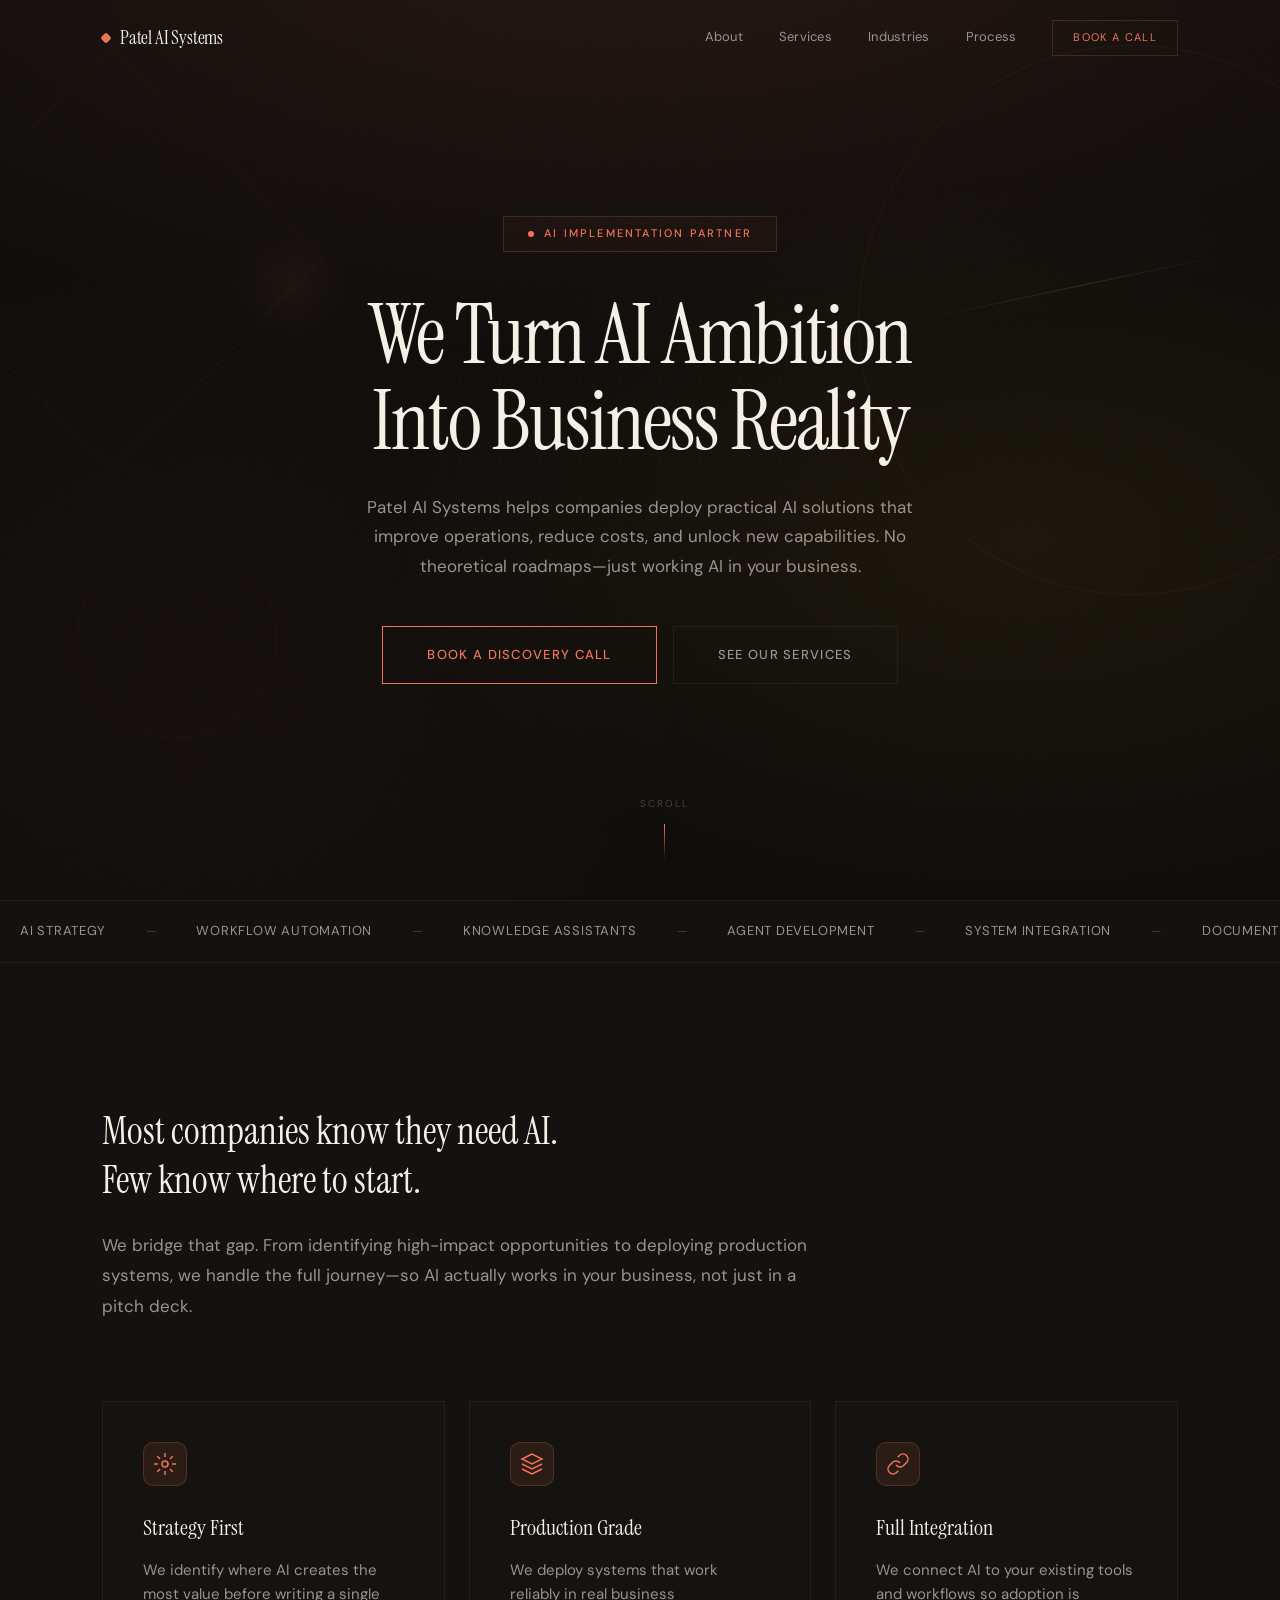
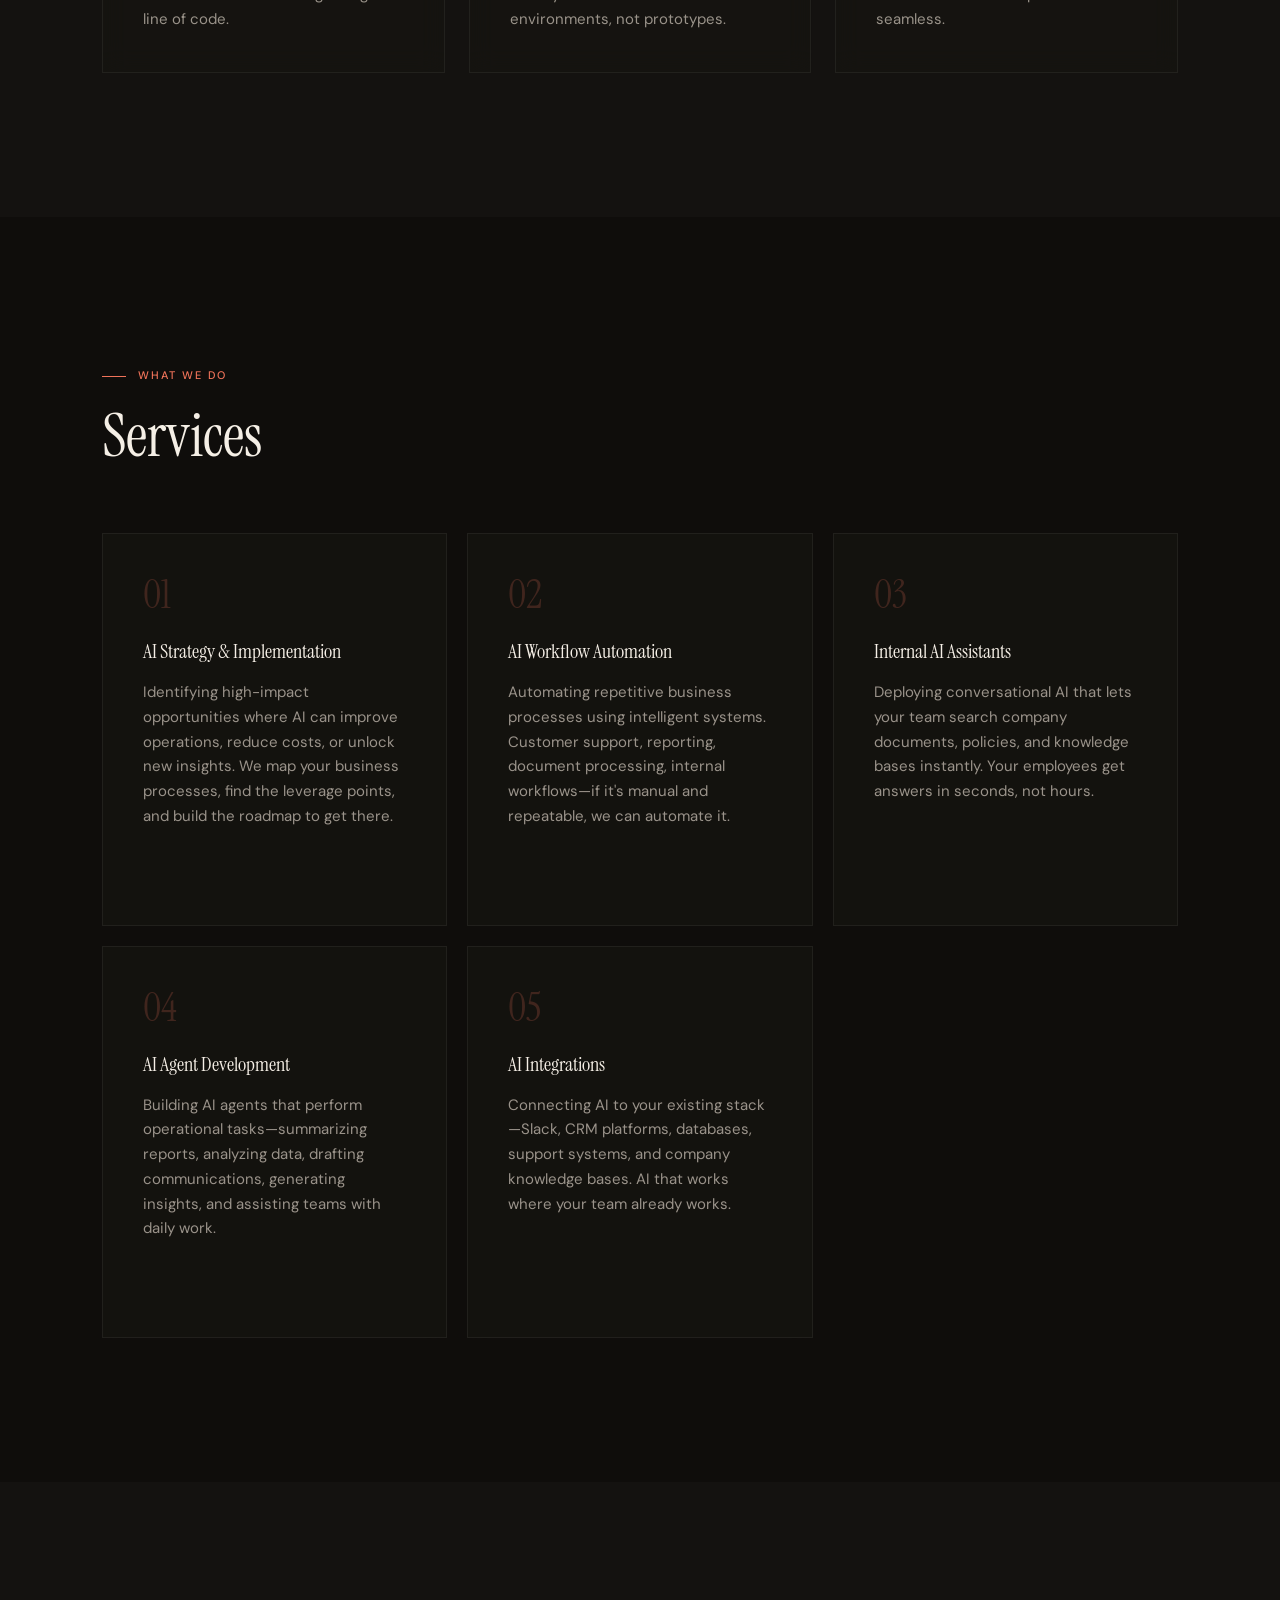
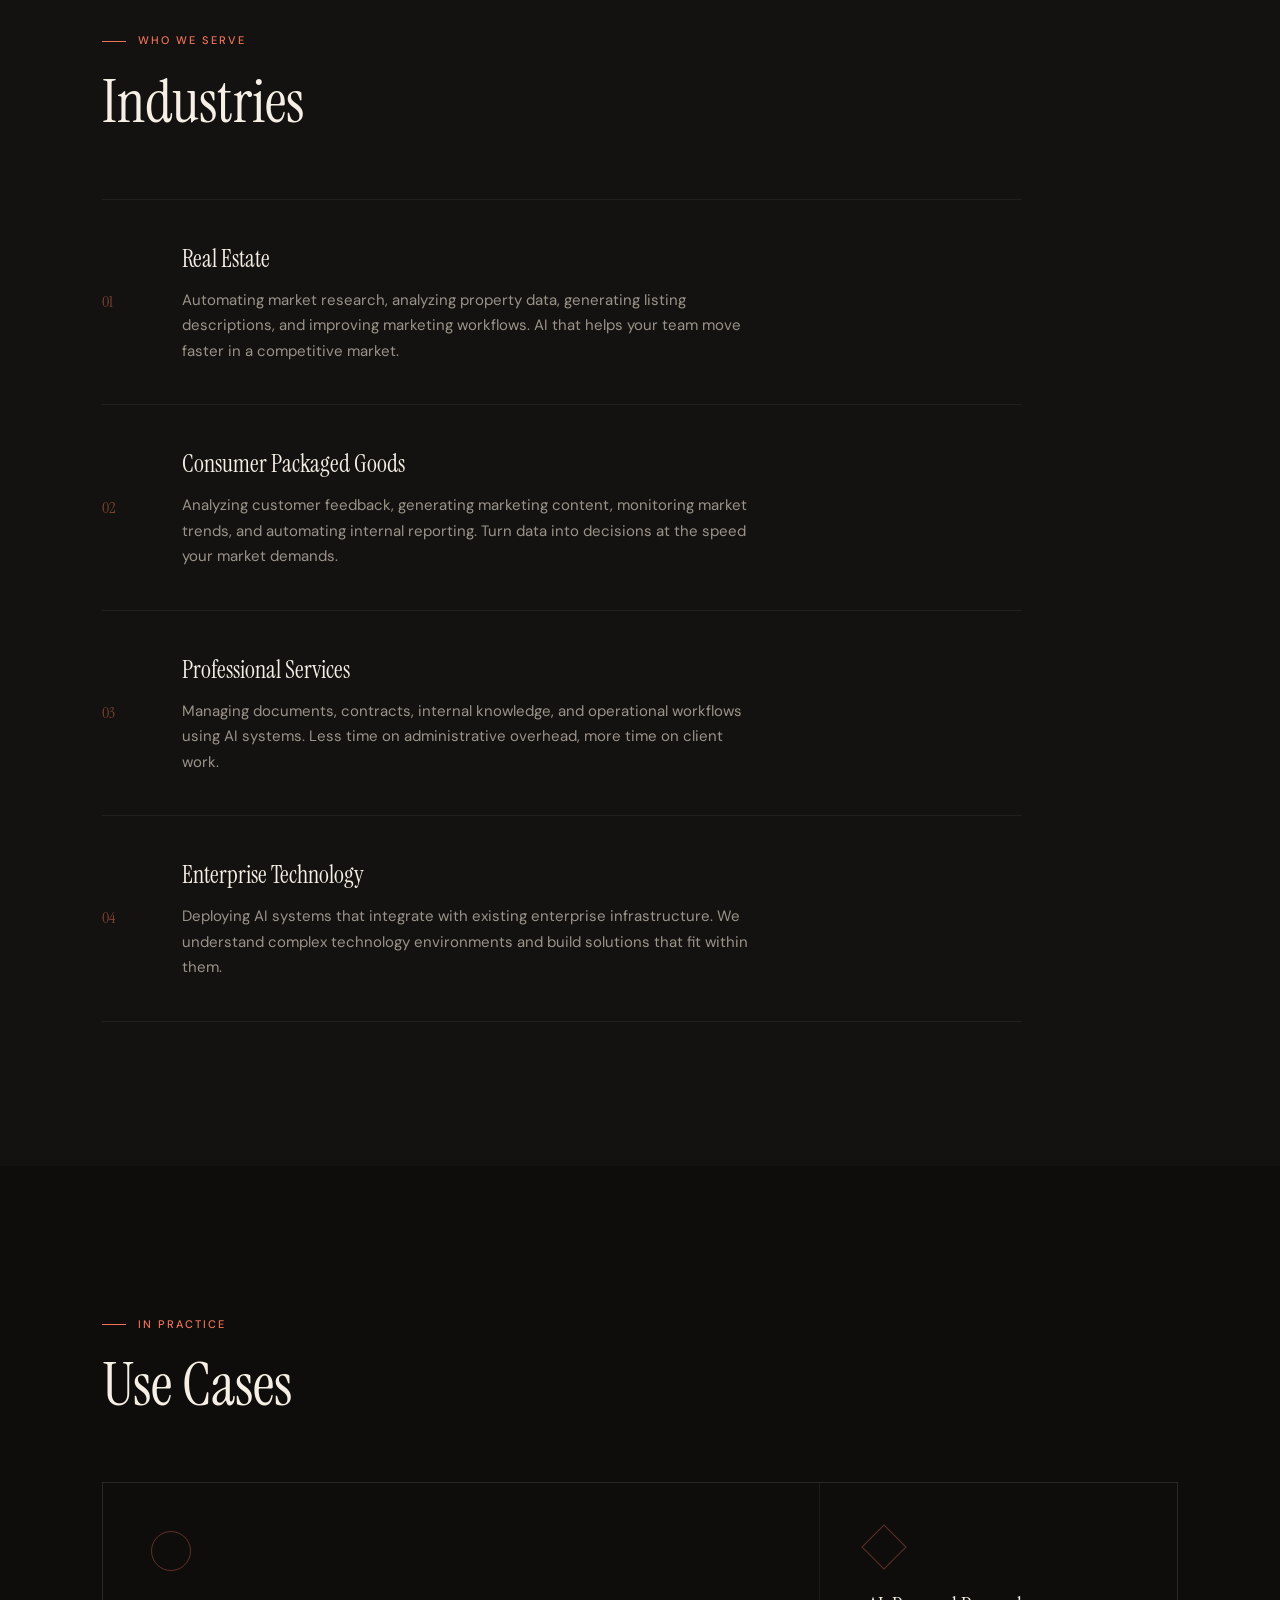
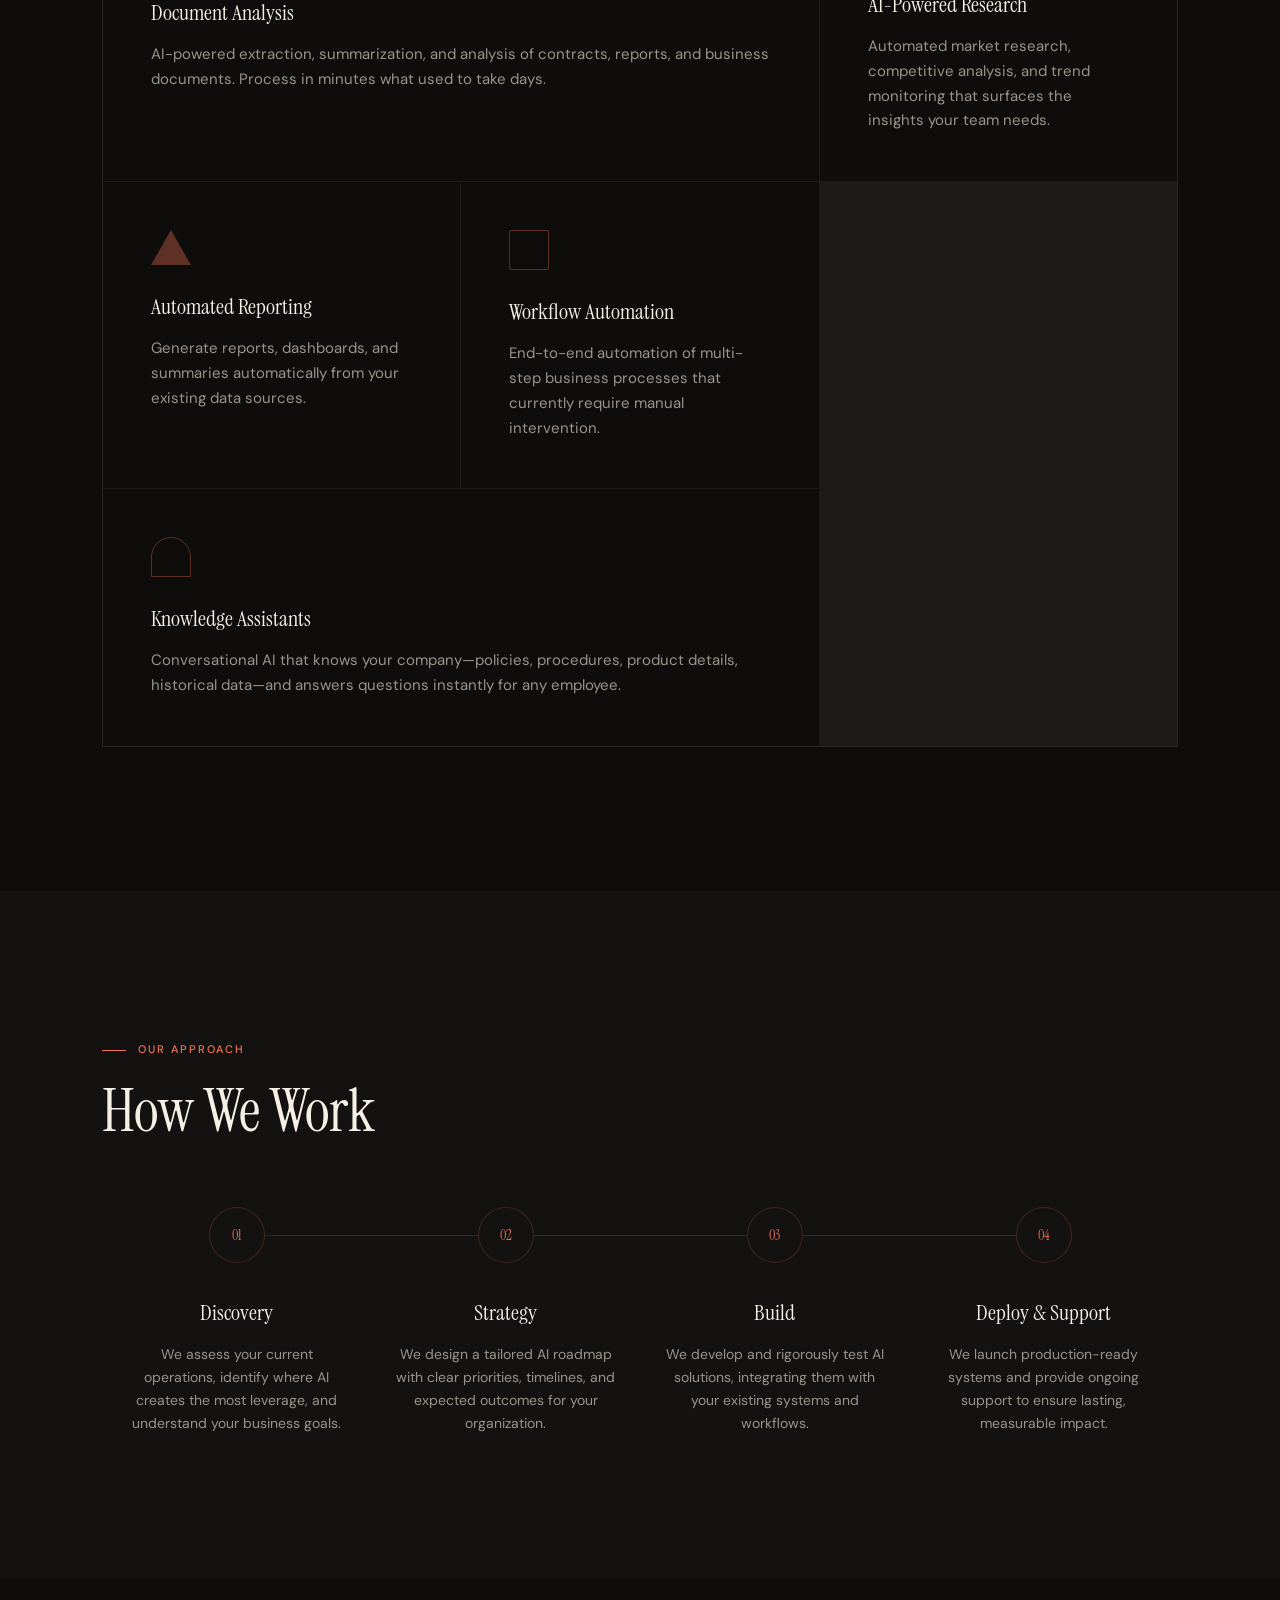
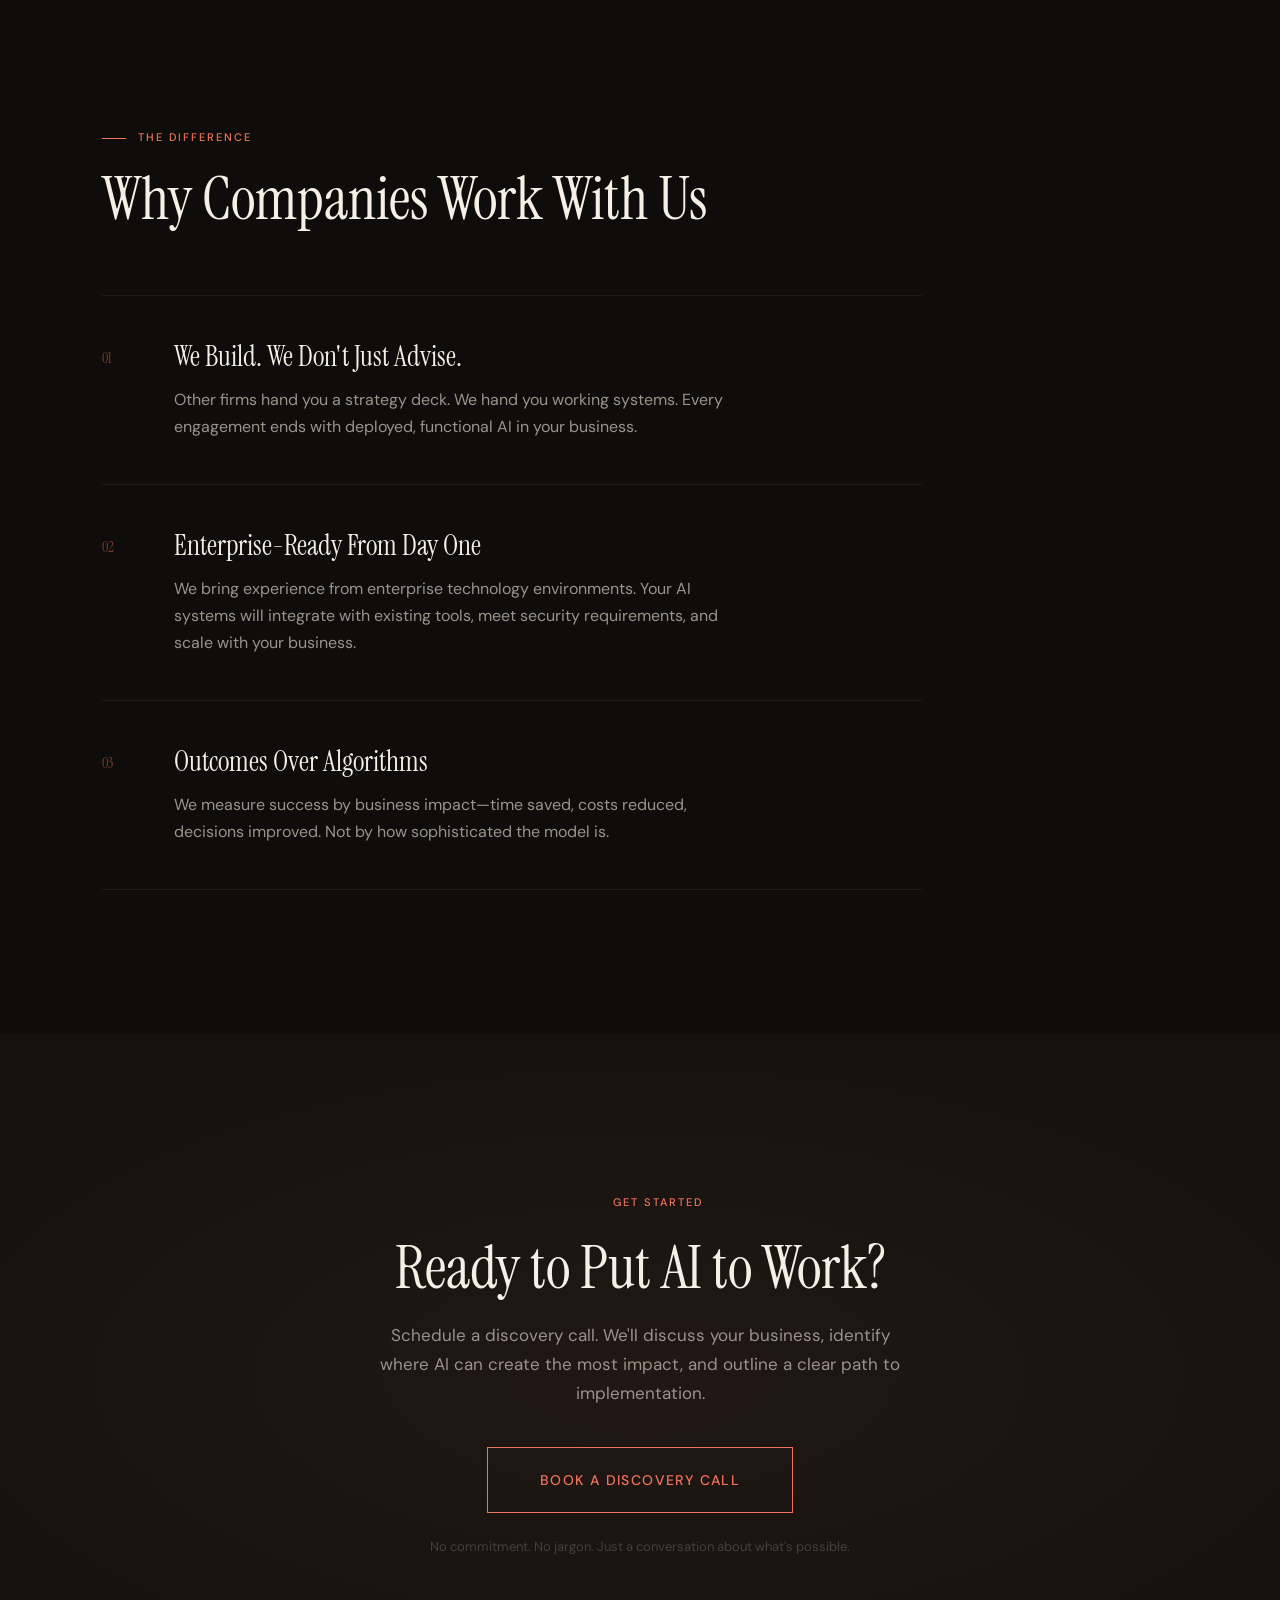
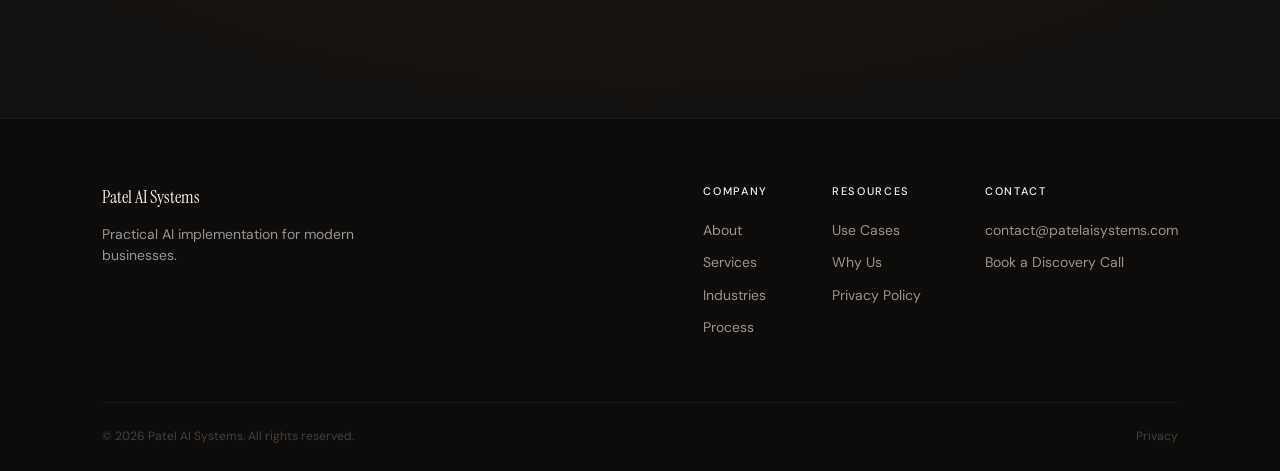
<file: index.html>
<!DOCTYPE html>
<html lang="en">
<head>
  <meta charset="UTF-8">
  <meta name="viewport" content="width=device-width, initial-scale=1.0">
  <title>Patel AI Systems — AI Implementation Partner</title>
  <meta name="description" content="Patel AI Systems helps companies deploy practical AI solutions that improve operations, reduce costs, and unlock new capabilities.">
  <meta name="theme-color" content="#0f0d0b">
  <link rel="preconnect" href="https://fonts.googleapis.com">
  <link rel="preconnect" href="https://fonts.gstatic.com" crossorigin>
  <link href="https://fonts.googleapis.com/css2?family=Instrument+Serif:ital@0;1&family=DM+Sans:ital,opsz,wght@0,9..40,300;0,9..40,400;0,9..40,500;0,9..40,600;1,9..40,300;1,9..40,400&display=swap" rel="stylesheet">
  <link rel="stylesheet" href="style.css">
</head>
<body>

  <!-- Grain overlay -->
  <div class="grain" aria-hidden="true"></div>

  <!-- Cursor glow -->
  <div class="cursor-glow" aria-hidden="true"></div>

  <!-- Navigation -->
  <nav class="nav">
    <div class="nav-container">
      <a href="index.html" class="nav-logo">
        <span class="nav-logo-mark"></span>
        Patel AI Systems
      </a>
      <div class="nav-links">
        <a href="#about">About</a>
        <a href="#services">Services</a>
        <a href="#industries">Industries</a>
        <a href="#process">Process</a>
        <a href="#contact" class="nav-cta">Book a Call</a>
      </div>
      <button class="nav-toggle" aria-label="Toggle navigation">
        <span></span>
        <span></span>
      </button>
    </div>
  </nav>

  <!-- Hero -->
  <section class="hero">
    <div class="hero-grid-bg" aria-hidden="true"></div>
    <div class="hero-decorations" aria-hidden="true">
      <div class="hero-deco hero-deco-circle"></div>
      <div class="hero-deco hero-deco-diamond"></div>
      <div class="hero-deco hero-deco-line"></div>
      <div class="hero-deco hero-deco-ring"></div>
      <div class="hero-deco hero-deco-orb"></div>
    </div>
    <div class="hero-content">
      <span class="hero-badge">
        <span class="hero-badge-dot"></span>
        AI Implementation Partner
      </span>
      <h1>We Turn AI Ambition<br>Into Business Reality</h1>
      <p class="hero-sub">Patel AI Systems helps companies deploy practical AI solutions that improve operations, reduce costs, and unlock new capabilities. No theoretical roadmaps&mdash;just working AI in your business.</p>
      <div class="hero-actions">
        <a href="#contact" class="btn btn-primary">
          <span class="btn-text">Book a Discovery Call</span>
        </a>
        <a href="#services" class="btn btn-ghost">See Our Services</a>
      </div>
    </div>
    <div class="hero-scroll" aria-hidden="true">
      <span>Scroll</span>
      <div class="scroll-line"></div>
    </div>
  </section>

  <!-- Marquee -->
  <div class="marquee-section">
    <div class="marquee">
      <div class="marquee-content">
        <span>AI Strategy</span><span class="marquee-sep">&mdash;</span>
        <span>Workflow Automation</span><span class="marquee-sep">&mdash;</span>
        <span>Knowledge Assistants</span><span class="marquee-sep">&mdash;</span>
        <span>Agent Development</span><span class="marquee-sep">&mdash;</span>
        <span>System Integration</span><span class="marquee-sep">&mdash;</span>
        <span>Document Intelligence</span><span class="marquee-sep">&mdash;</span>
        <span>Data Analysis</span><span class="marquee-sep">&mdash;</span>
        <span>Process Automation</span><span class="marquee-sep">&mdash;</span>
      </div>
      <div class="marquee-content" aria-hidden="true">
        <span>AI Strategy</span><span class="marquee-sep">&mdash;</span>
        <span>Workflow Automation</span><span class="marquee-sep">&mdash;</span>
        <span>Knowledge Assistants</span><span class="marquee-sep">&mdash;</span>
        <span>Agent Development</span><span class="marquee-sep">&mdash;</span>
        <span>System Integration</span><span class="marquee-sep">&mdash;</span>
        <span>Document Intelligence</span><span class="marquee-sep">&mdash;</span>
        <span>Data Analysis</span><span class="marquee-sep">&mdash;</span>
        <span>Process Automation</span><span class="marquee-sep">&mdash;</span>
      </div>
    </div>
  </div>

  <!-- About -->
  <section class="about" id="about">
    <div class="container">
      <div class="about-grid">
        <div class="about-intro reveal">
          <p class="about-lead">Most companies know they need AI.<br>Few know where to start.</p>
          <p class="about-body">We bridge that gap. From identifying high-impact opportunities to deploying production systems, we handle the full journey&mdash;so AI actually works in your business, not just in a pitch deck.</p>
        </div>
        <div class="about-principles">
          <div class="principle reveal">
            <div class="principle-icon">
              <svg width="24" height="24" viewBox="0 0 24 24" fill="none" stroke="currentColor" stroke-width="1.5"><circle cx="12" cy="12" r="3"/><path d="M12 1v4m0 14v4M4.22 4.22l2.83 2.83m9.9 9.9l2.83 2.83M1 12h4m14 0h4M4.22 19.78l2.83-2.83m9.9-9.9l2.83-2.83"/></svg>
            </div>
            <h3>Strategy First</h3>
            <p>We identify where AI creates the most value before writing a single line of code.</p>
          </div>
          <div class="principle reveal">
            <div class="principle-icon">
              <svg width="24" height="24" viewBox="0 0 24 24" fill="none" stroke="currentColor" stroke-width="1.5"><path d="M12 2L2 7l10 5 10-5-10-5zM2 17l10 5 10-5M2 12l10 5 10-5"/></svg>
            </div>
            <h3>Production Grade</h3>
            <p>We deploy systems that work reliably in real business environments, not prototypes.</p>
          </div>
          <div class="principle reveal">
            <div class="principle-icon">
              <svg width="24" height="24" viewBox="0 0 24 24" fill="none" stroke="currentColor" stroke-width="1.5"><path d="M10 13a5 5 0 0 0 7.54.54l3-3a5 5 0 0 0-7.07-7.07l-1.72 1.71"/><path d="M14 11a5 5 0 0 0-7.54-.54l-3 3a5 5 0 0 0 7.07 7.07l1.71-1.71"/></svg>
            </div>
            <h3>Full Integration</h3>
            <p>We connect AI to your existing tools and workflows so adoption is seamless.</p>
          </div>
        </div>
      </div>
    </div>
  </section>

  <!-- Services -->
  <section class="services" id="services">
    <div class="container">
      <div class="section-header reveal">
        <span class="section-label">What We Do</span>
        <h2>Services</h2>
      </div>
      <div class="services-grid">
        <div class="service-card glow-card reveal">
          <span class="service-number">01</span>
          <h3>AI Strategy &amp; Implementation</h3>
          <p>Identifying high-impact opportunities where AI can improve operations, reduce costs, or unlock new insights. We map your business processes, find the leverage points, and build the roadmap to get there.</p>
          <span class="card-arrow">&rarr;</span>
        </div>
        <div class="service-card glow-card reveal">
          <span class="service-number">02</span>
          <h3>AI Workflow Automation</h3>
          <p>Automating repetitive business processes using intelligent systems. Customer support, reporting, document processing, internal workflows&mdash;if it's manual and repeatable, we can automate it.</p>
          <span class="card-arrow">&rarr;</span>
        </div>
        <div class="service-card glow-card reveal">
          <span class="service-number">03</span>
          <h3>Internal AI Assistants</h3>
          <p>Deploying conversational AI that lets your team search company documents, policies, and knowledge bases instantly. Your employees get answers in seconds, not hours.</p>
          <span class="card-arrow">&rarr;</span>
        </div>
        <div class="service-card glow-card reveal">
          <span class="service-number">04</span>
          <h3>AI Agent Development</h3>
          <p>Building AI agents that perform operational tasks&mdash;summarizing reports, analyzing data, drafting communications, generating insights, and assisting teams with daily work.</p>
          <span class="card-arrow">&rarr;</span>
        </div>
        <div class="service-card glow-card reveal">
          <span class="service-number">05</span>
          <h3>AI Integrations</h3>
          <p>Connecting AI to your existing stack&mdash;Slack, CRM platforms, databases, support systems, and company knowledge bases. AI that works where your team already works.</p>
          <span class="card-arrow">&rarr;</span>
        </div>
      </div>
    </div>
  </section>

  <!-- Industries -->
  <section class="industries" id="industries">
    <div class="container">
      <div class="section-header reveal">
        <span class="section-label">Who We Serve</span>
        <h2>Industries</h2>
      </div>
      <div class="industries-list">
        <div class="industry-item reveal">
          <span class="industry-number">01</span>
          <div class="industry-info">
            <h3>Real Estate</h3>
            <p>Automating market research, analyzing property data, generating listing descriptions, and improving marketing workflows. AI that helps your team move faster in a competitive market.</p>
          </div>
          <span class="industry-arrow">&rarr;</span>
        </div>
        <div class="industry-item reveal">
          <span class="industry-number">02</span>
          <div class="industry-info">
            <h3>Consumer Packaged Goods</h3>
            <p>Analyzing customer feedback, generating marketing content, monitoring market trends, and automating internal reporting. Turn data into decisions at the speed your market demands.</p>
          </div>
          <span class="industry-arrow">&rarr;</span>
        </div>
        <div class="industry-item reveal">
          <span class="industry-number">03</span>
          <div class="industry-info">
            <h3>Professional Services</h3>
            <p>Managing documents, contracts, internal knowledge, and operational workflows using AI systems. Less time on administrative overhead, more time on client work.</p>
          </div>
          <span class="industry-arrow">&rarr;</span>
        </div>
        <div class="industry-item reveal">
          <span class="industry-number">04</span>
          <div class="industry-info">
            <h3>Enterprise Technology</h3>
            <p>Deploying AI systems that integrate with existing enterprise infrastructure. We understand complex technology environments and build solutions that fit within them.</p>
          </div>
          <span class="industry-arrow">&rarr;</span>
        </div>
      </div>
    </div>
  </section>

  <!-- Use Cases -->
  <section class="use-cases" id="use-cases">
    <div class="container">
      <div class="section-header reveal">
        <span class="section-label">In Practice</span>
        <h2>Use Cases</h2>
      </div>
      <div class="use-cases-grid">
        <div class="use-case use-case-wide glow-card reveal">
          <div class="use-case-shape shape-circle"></div>
          <h3>Document Analysis</h3>
          <p>AI-powered extraction, summarization, and analysis of contracts, reports, and business documents. Process in minutes what used to take days.</p>
        </div>
        <div class="use-case glow-card reveal">
          <div class="use-case-shape shape-diamond"></div>
          <h3>AI-Powered Research</h3>
          <p>Automated market research, competitive analysis, and trend monitoring that surfaces the insights your team needs.</p>
        </div>
        <div class="use-case glow-card reveal">
          <div class="use-case-shape shape-tri"></div>
          <h3>Automated Reporting</h3>
          <p>Generate reports, dashboards, and summaries automatically from your existing data sources.</p>
        </div>
        <div class="use-case glow-card reveal">
          <div class="use-case-shape shape-square"></div>
          <h3>Workflow Automation</h3>
          <p>End-to-end automation of multi-step business processes that currently require manual intervention.</p>
        </div>
        <div class="use-case use-case-wide glow-card reveal">
          <div class="use-case-shape shape-arch"></div>
          <h3>Knowledge Assistants</h3>
          <p>Conversational AI that knows your company&mdash;policies, procedures, product details, historical data&mdash;and answers questions instantly for any employee.</p>
        </div>
      </div>
    </div>
  </section>

  <!-- Process -->
  <section class="process" id="process">
    <div class="container">
      <div class="section-header reveal">
        <span class="section-label">Our Approach</span>
        <h2>How We Work</h2>
      </div>
      <div class="process-steps">
        <div class="process-track" aria-hidden="true"></div>
        <div class="process-step reveal">
          <div class="step-indicator">
            <span>01</span>
          </div>
          <h3>Discovery</h3>
          <p>We assess your current operations, identify where AI creates the most leverage, and understand your business goals.</p>
        </div>
        <div class="process-step reveal">
          <div class="step-indicator">
            <span>02</span>
          </div>
          <h3>Strategy</h3>
          <p>We design a tailored AI roadmap with clear priorities, timelines, and expected outcomes for your organization.</p>
        </div>
        <div class="process-step reveal">
          <div class="step-indicator">
            <span>03</span>
          </div>
          <h3>Build</h3>
          <p>We develop and rigorously test AI solutions, integrating them with your existing systems and workflows.</p>
        </div>
        <div class="process-step reveal">
          <div class="step-indicator">
            <span>04</span>
          </div>
          <h3>Deploy &amp; Support</h3>
          <p>We launch production-ready systems and provide ongoing support to ensure lasting, measurable impact.</p>
        </div>
      </div>
    </div>
  </section>

  <!-- Why Us -->
  <section class="why-us" id="why-us">
    <div class="container">
      <div class="section-header reveal">
        <span class="section-label">The Difference</span>
        <h2>Why Companies Work With Us</h2>
      </div>
      <div class="why-us-items">
        <div class="why-item reveal">
          <div class="why-item-inner">
            <span class="why-number">01</span>
            <div>
              <h3>We Build. We Don't Just Advise.</h3>
              <p>Other firms hand you a strategy deck. We hand you working systems. Every engagement ends with deployed, functional AI in your business.</p>
            </div>
          </div>
        </div>
        <div class="why-item reveal">
          <div class="why-item-inner">
            <span class="why-number">02</span>
            <div>
              <h3>Enterprise-Ready From Day One</h3>
              <p>We bring experience from enterprise technology environments. Your AI systems will integrate with existing tools, meet security requirements, and scale with your business.</p>
            </div>
          </div>
        </div>
        <div class="why-item reveal">
          <div class="why-item-inner">
            <span class="why-number">03</span>
            <div>
              <h3>Outcomes Over Algorithms</h3>
              <p>We measure success by business impact&mdash;time saved, costs reduced, decisions improved. Not by how sophisticated the model is.</p>
            </div>
          </div>
        </div>
      </div>
    </div>
  </section>

  <!-- CTA -->
  <section class="cta-section" id="contact">
    <div class="cta-bg" aria-hidden="true"></div>
    <div class="container">
      <div class="cta-content reveal">
        <span class="section-label">Get Started</span>
        <h2>Ready to Put AI to Work?</h2>
        <p>Schedule a discovery call. We'll discuss your business, identify where AI can create the most impact, and outline a clear path to implementation.</p>
        <a href="mailto:contact@patelaisystems.com" class="btn btn-primary btn-lg">
          <span class="btn-text">Book a Discovery Call</span>
        </a>
        <span class="cta-note">No commitment. No jargon. Just a conversation about what's possible.</span>
      </div>
    </div>
  </section>

  <!-- Footer -->
  <footer class="footer">
    <div class="container">
      <div class="footer-top">
        <div class="footer-brand">
          <span class="footer-logo">Patel AI Systems</span>
          <p class="footer-tagline">Practical AI implementation for modern businesses.</p>
        </div>
        <div class="footer-columns">
          <div class="footer-col">
            <h4>Company</h4>
            <a href="#about">About</a>
            <a href="#services">Services</a>
            <a href="#industries">Industries</a>
            <a href="#process">Process</a>
          </div>
          <div class="footer-col">
            <h4>Resources</h4>
            <a href="#use-cases">Use Cases</a>
            <a href="#why-us">Why Us</a>
            <a href="privacy.html">Privacy Policy</a>
          </div>
          <div class="footer-col">
            <h4>Contact</h4>
            <a href="mailto:contact@patelaisystems.com">contact@patelaisystems.com</a>
            <a href="#contact">Book a Discovery Call</a>
          </div>
        </div>
      </div>
      <div class="footer-bottom">
        <p>&copy; 2026 Patel AI Systems. All rights reserved.</p>
        <div class="footer-bottom-links">
          <a href="privacy.html">Privacy</a>
        </div>
      </div>
    </div>
  </footer>

  <script src="script.js"></script>
</body>
</html>
</file>
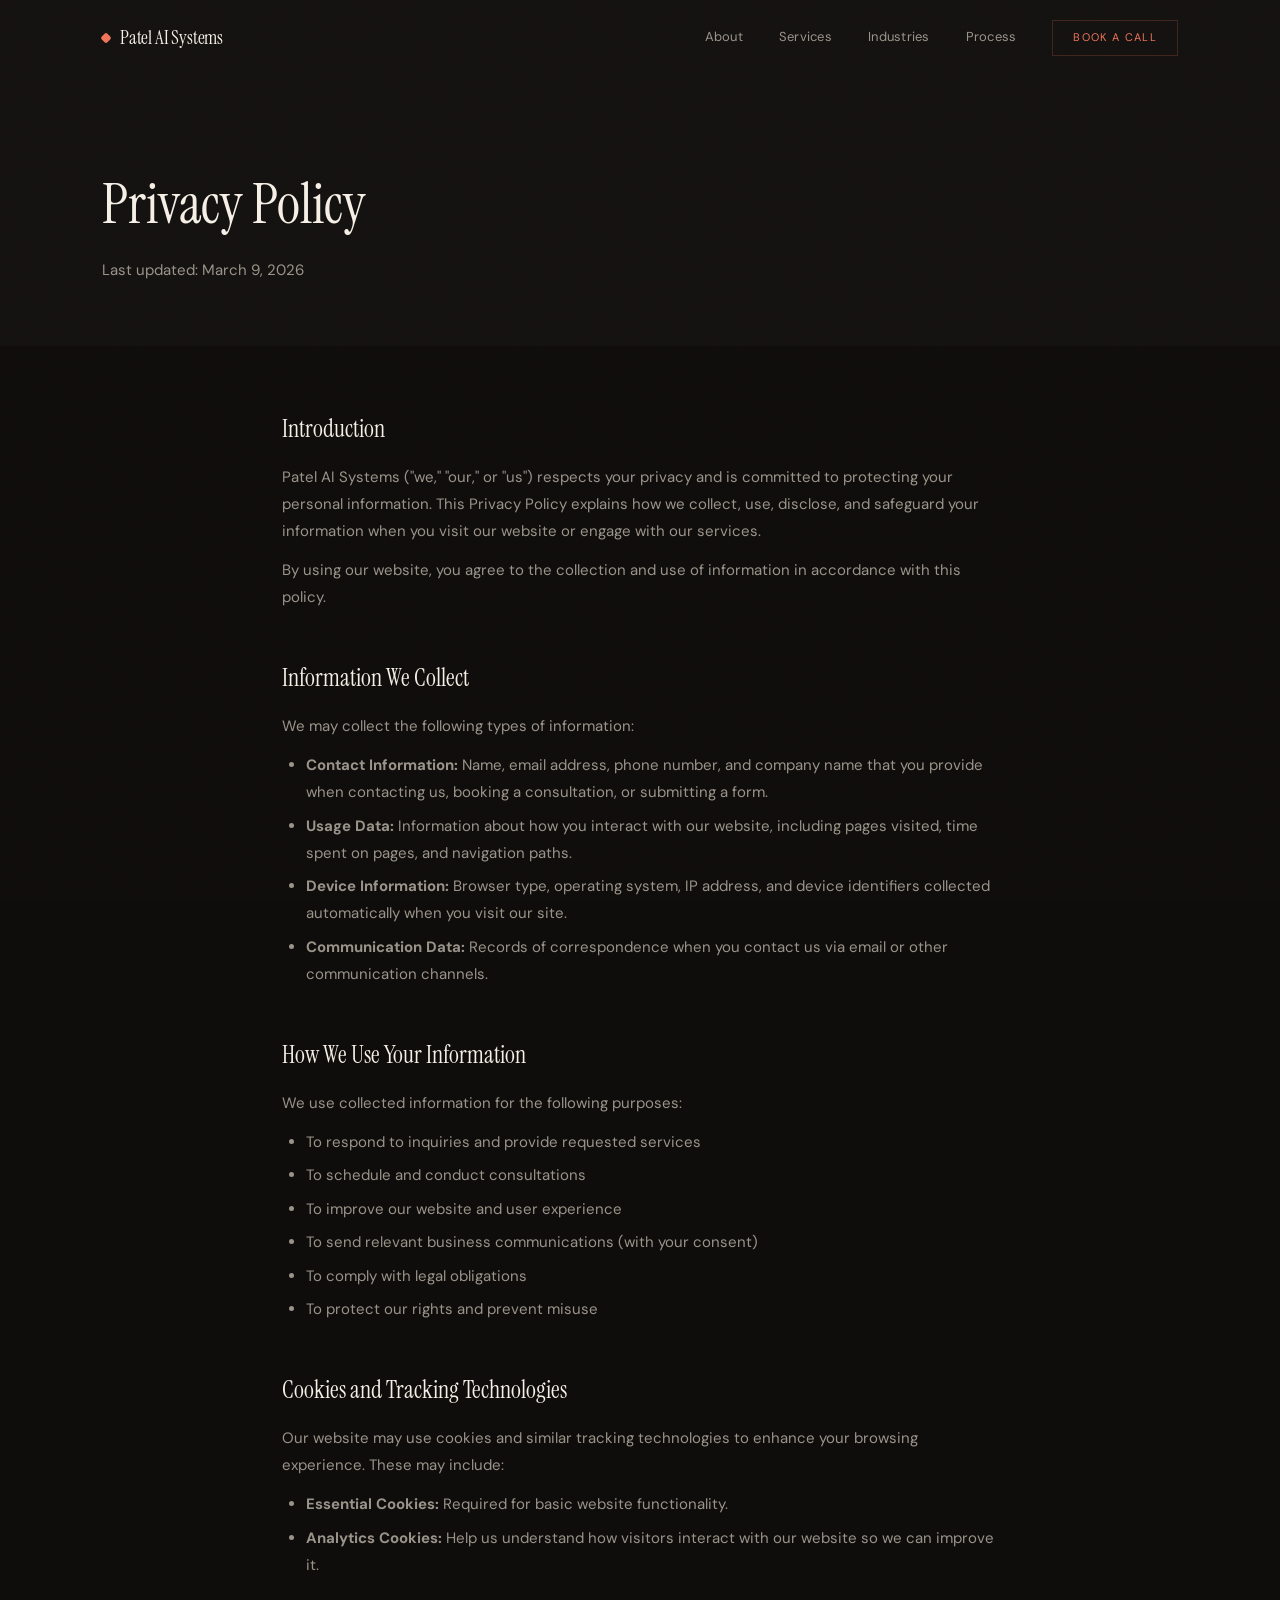
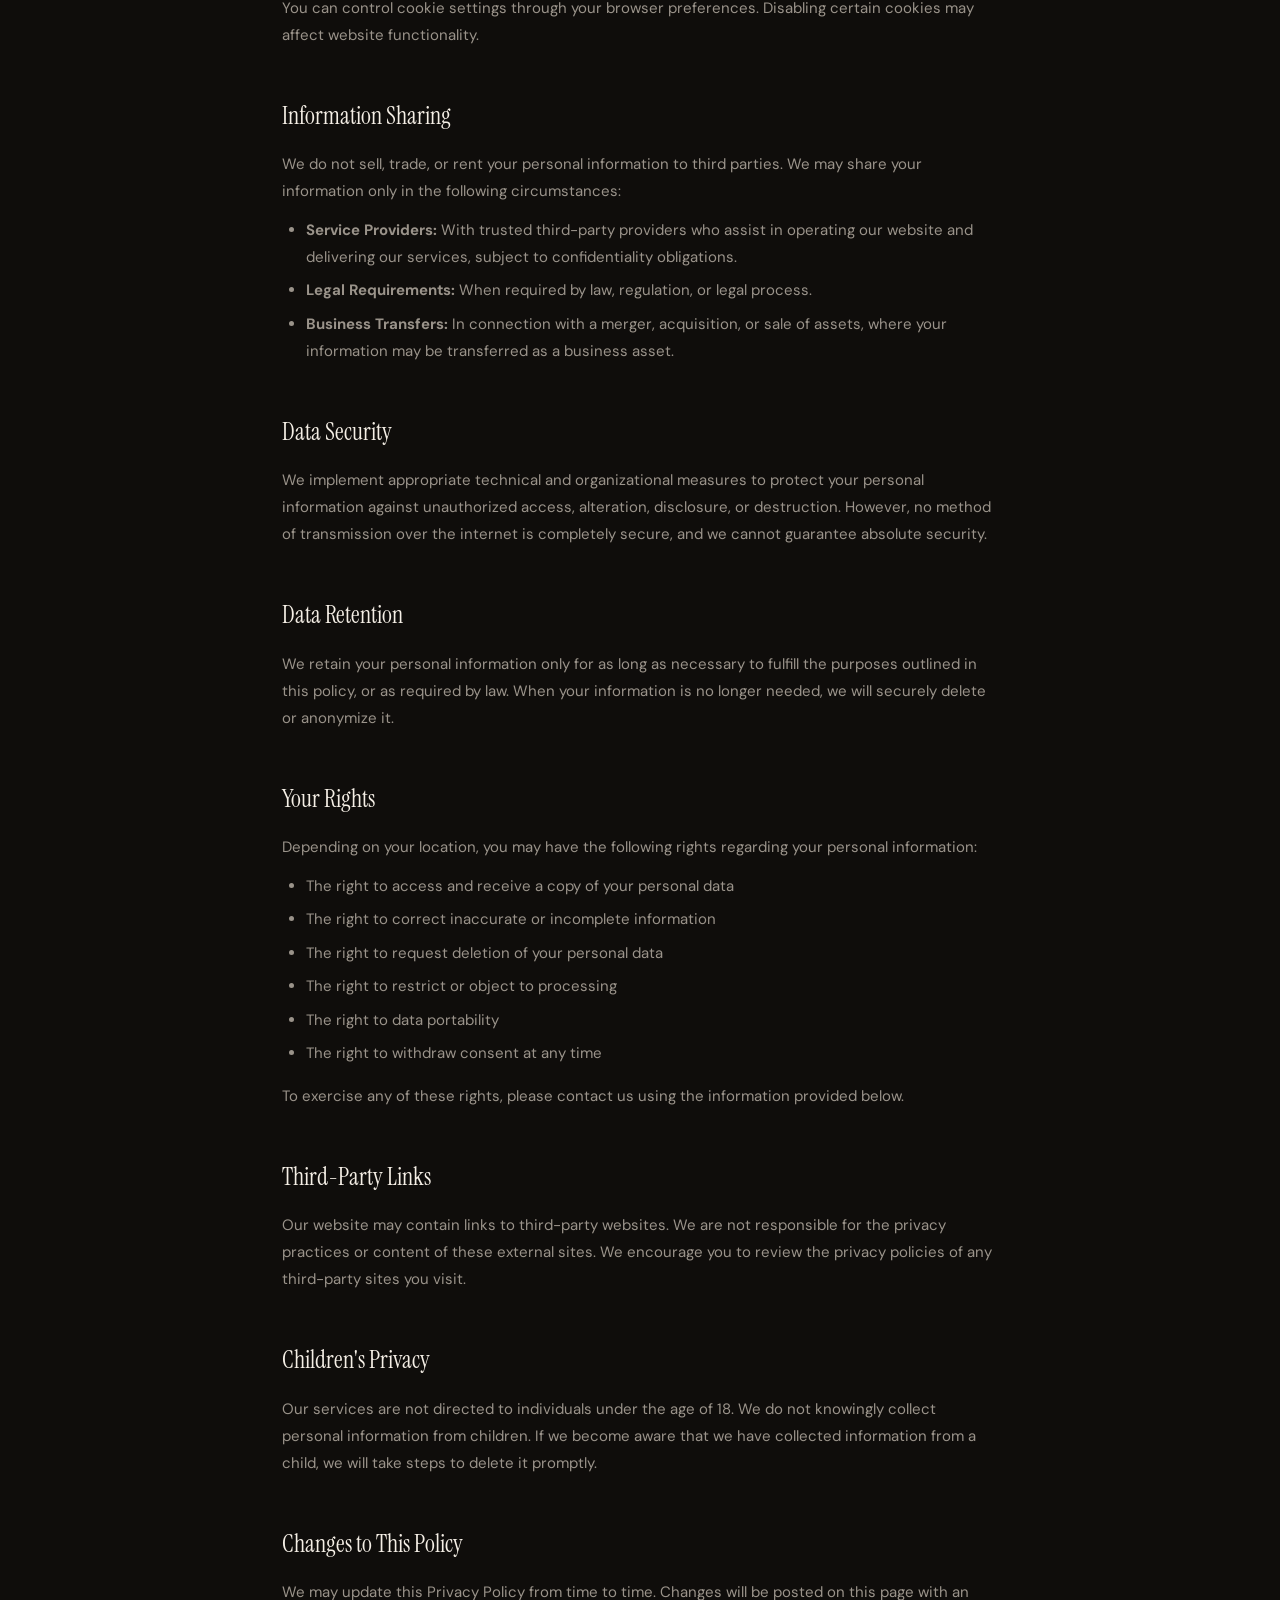
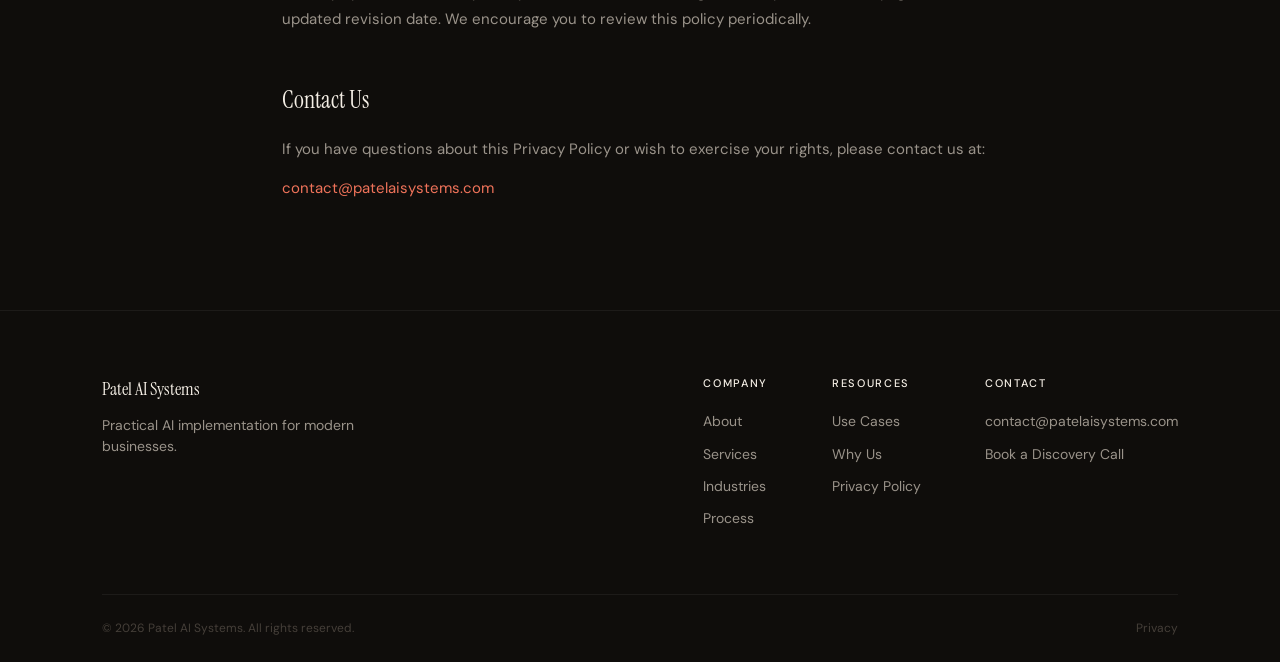
<file: privacy.html>
<!DOCTYPE html>
<html lang="en">
<head>
  <meta charset="UTF-8">
  <meta name="viewport" content="width=device-width, initial-scale=1.0">
  <title>Privacy Policy — Patel AI Systems</title>
  <meta name="description" content="Privacy Policy for Patel AI Systems. Learn how we collect, use, and protect your information.">
  <meta name="theme-color" content="#0f0d0b">
  <link rel="preconnect" href="https://fonts.googleapis.com">
  <link rel="preconnect" href="https://fonts.gstatic.com" crossorigin>
  <link href="https://fonts.googleapis.com/css2?family=Instrument+Serif:ital@0;1&family=DM+Sans:ital,opsz,wght@0,9..40,300;0,9..40,400;0,9..40,500;0,9..40,600;1,9..40,300;1,9..40,400&display=swap" rel="stylesheet">
  <link rel="stylesheet" href="style.css">
</head>
<body>

  <!-- Grain overlay -->
  <div class="grain" aria-hidden="true"></div>

  <!-- Navigation -->
  <nav class="nav nav-scrolled">
    <div class="nav-container">
      <a href="index.html" class="nav-logo">
        <span class="nav-logo-mark"></span>
        Patel AI Systems
      </a>
      <div class="nav-links">
        <a href="index.html#about">About</a>
        <a href="index.html#services">Services</a>
        <a href="index.html#industries">Industries</a>
        <a href="index.html#process">Process</a>
        <a href="index.html#contact" class="nav-cta">Book a Call</a>
      </div>
      <button class="nav-toggle" aria-label="Toggle navigation">
        <span></span>
        <span></span>
      </button>
    </div>
  </nav>

  <!-- Page Header -->
  <section class="page-header">
    <div class="container">
      <h1>Privacy Policy</h1>
      <p>Last updated: March 9, 2026</p>
    </div>
  </section>

  <!-- Content -->
  <section class="page-content">
    <div class="container">

      <h2>Introduction</h2>
      <p>Patel AI Systems ("we," "our," or "us") respects your privacy and is committed to protecting your personal information. This Privacy Policy explains how we collect, use, disclose, and safeguard your information when you visit our website or engage with our services.</p>
      <p>By using our website, you agree to the collection and use of information in accordance with this policy.</p>

      <h2>Information We Collect</h2>
      <p>We may collect the following types of information:</p>
      <ul>
        <li><strong>Contact Information:</strong> Name, email address, phone number, and company name that you provide when contacting us, booking a consultation, or submitting a form.</li>
        <li><strong>Usage Data:</strong> Information about how you interact with our website, including pages visited, time spent on pages, and navigation paths.</li>
        <li><strong>Device Information:</strong> Browser type, operating system, IP address, and device identifiers collected automatically when you visit our site.</li>
        <li><strong>Communication Data:</strong> Records of correspondence when you contact us via email or other communication channels.</li>
      </ul>

      <h2>How We Use Your Information</h2>
      <p>We use collected information for the following purposes:</p>
      <ul>
        <li>To respond to inquiries and provide requested services</li>
        <li>To schedule and conduct consultations</li>
        <li>To improve our website and user experience</li>
        <li>To send relevant business communications (with your consent)</li>
        <li>To comply with legal obligations</li>
        <li>To protect our rights and prevent misuse</li>
      </ul>

      <h2>Cookies and Tracking Technologies</h2>
      <p>Our website may use cookies and similar tracking technologies to enhance your browsing experience. These may include:</p>
      <ul>
        <li><strong>Essential Cookies:</strong> Required for basic website functionality.</li>
        <li><strong>Analytics Cookies:</strong> Help us understand how visitors interact with our website so we can improve it.</li>
      </ul>
      <p>You can control cookie settings through your browser preferences. Disabling certain cookies may affect website functionality.</p>

      <h2>Information Sharing</h2>
      <p>We do not sell, trade, or rent your personal information to third parties. We may share your information only in the following circumstances:</p>
      <ul>
        <li><strong>Service Providers:</strong> With trusted third-party providers who assist in operating our website and delivering our services, subject to confidentiality obligations.</li>
        <li><strong>Legal Requirements:</strong> When required by law, regulation, or legal process.</li>
        <li><strong>Business Transfers:</strong> In connection with a merger, acquisition, or sale of assets, where your information may be transferred as a business asset.</li>
      </ul>

      <h2>Data Security</h2>
      <p>We implement appropriate technical and organizational measures to protect your personal information against unauthorized access, alteration, disclosure, or destruction. However, no method of transmission over the internet is completely secure, and we cannot guarantee absolute security.</p>

      <h2>Data Retention</h2>
      <p>We retain your personal information only for as long as necessary to fulfill the purposes outlined in this policy, or as required by law. When your information is no longer needed, we will securely delete or anonymize it.</p>

      <h2>Your Rights</h2>
      <p>Depending on your location, you may have the following rights regarding your personal information:</p>
      <ul>
        <li>The right to access and receive a copy of your personal data</li>
        <li>The right to correct inaccurate or incomplete information</li>
        <li>The right to request deletion of your personal data</li>
        <li>The right to restrict or object to processing</li>
        <li>The right to data portability</li>
        <li>The right to withdraw consent at any time</li>
      </ul>
      <p>To exercise any of these rights, please contact us using the information provided below.</p>

      <h2>Third-Party Links</h2>
      <p>Our website may contain links to third-party websites. We are not responsible for the privacy practices or content of these external sites. We encourage you to review the privacy policies of any third-party sites you visit.</p>

      <h2>Children's Privacy</h2>
      <p>Our services are not directed to individuals under the age of 18. We do not knowingly collect personal information from children. If we become aware that we have collected information from a child, we will take steps to delete it promptly.</p>

      <h2>Changes to This Policy</h2>
      <p>We may update this Privacy Policy from time to time. Changes will be posted on this page with an updated revision date. We encourage you to review this policy periodically.</p>

      <h2>Contact Us</h2>
      <p>If you have questions about this Privacy Policy or wish to exercise your rights, please contact us at:</p>
      <p><a href="mailto:contact@patelaisystems.com">contact@patelaisystems.com</a></p>

    </div>
  </section>

  <!-- Footer -->
  <footer class="footer">
    <div class="container">
      <div class="footer-top">
        <div class="footer-brand">
          <span class="footer-logo">Patel AI Systems</span>
          <p class="footer-tagline">Practical AI implementation for modern businesses.</p>
        </div>
        <div class="footer-columns">
          <div class="footer-col">
            <h4>Company</h4>
            <a href="index.html#about">About</a>
            <a href="index.html#services">Services</a>
            <a href="index.html#industries">Industries</a>
            <a href="index.html#process">Process</a>
          </div>
          <div class="footer-col">
            <h4>Resources</h4>
            <a href="index.html#use-cases">Use Cases</a>
            <a href="index.html#why-us">Why Us</a>
            <a href="privacy.html">Privacy Policy</a>
          </div>
          <div class="footer-col">
            <h4>Contact</h4>
            <a href="mailto:contact@patelaisystems.com">contact@patelaisystems.com</a>
            <a href="index.html#contact">Book a Discovery Call</a>
          </div>
        </div>
      </div>
      <div class="footer-bottom">
        <p>&copy; 2026 Patel AI Systems. All rights reserved.</p>
        <div class="footer-bottom-links">
          <a href="privacy.html">Privacy</a>
        </div>
      </div>
    </div>
  </footer>

  <script src="script.js"></script>
</body>
</html>
</file>
<file: style.css>
/* ============================================
   PATEL AI SYSTEMS — Obsidian & Amber v2
   Modern, Professional, Distinctive
   ============================================ */

/* --- Variables --- */
:root {
  --bg-primary: #0f0d0b;
  --bg-secondary: #141210;
  --bg-card: rgba(22, 20, 17, 0.75);
  --bg-card-solid: #171513;
  --accent: #f0735a;
  --accent-hover: #f58d7a;
  --accent-dim: rgba(240, 115, 90, 0.10);
  --accent-glow: rgba(240, 115, 90, 0.06);
  --accent-warm: #fbbf24;
  --text-primary: #f5efe6;
  --text-secondary: #9a938a;
  --text-dim: #453f39;
  --border: rgba(255, 255, 255, 0.06);
  --border-hover: rgba(255, 255, 255, 0.10);
  --border-accent: rgba(240, 115, 90, 0.20);
  --font-display: 'Instrument Serif', serif;
  --font-body: 'DM Sans', sans-serif;
  --ease-out: cubic-bezier(0.22, 1, 0.36, 1);
  --ease-smooth: cubic-bezier(0.4, 0, 0.2, 1);
  --container: 1140px;
}

/* --- Reset --- */
*, *::before, *::after {
  margin: 0;
  padding: 0;
  box-sizing: border-box;
}

html {
  scroll-behavior: smooth;
  -webkit-font-smoothing: antialiased;
  -moz-osx-font-smoothing: grayscale;
}

body {
  font-family: var(--font-body);
  font-weight: 400;
  font-size: 1rem;
  line-height: 1.6;
  color: var(--text-primary);
  background: var(--bg-primary);
  overflow-x: hidden;
}

a {
  color: inherit;
  text-decoration: none;
}

img { max-width: 100%; display: block; }

/* --- Grain Overlay --- */
.grain {
  position: fixed;
  inset: 0;
  pointer-events: none;
  z-index: 9999;
  opacity: 0.028;
  mix-blend-mode: overlay;
  background-image: url("data:image/svg+xml,%3Csvg viewBox='0 0 256 256' xmlns='http://www.w3.org/2000/svg'%3E%3Cfilter id='n'%3E%3CfeTurbulence type='fractalNoise' baseFrequency='0.85' numOctaves='4' stitchTiles='stitch'/%3E%3C/filter%3E%3Crect width='100%25' height='100%25' filter='url(%23n)' opacity='1'/%3E%3C/svg%3E");
  background-size: 200px 200px;
}

/* --- Cursor Glow --- */
.cursor-glow {
  position: fixed;
  width: 400px;
  height: 400px;
  background: radial-gradient(circle, var(--accent-glow) 0%, transparent 70%);
  border-radius: 50%;
  transform: translate(-50%, -50%);
  pointer-events: none;
  z-index: 1;
  opacity: 0;
  transition: opacity 0.4s;
}

body:hover .cursor-glow {
  opacity: 1;
}

/* --- Utility --- */
.container {
  max-width: var(--container);
  margin: 0 auto;
  padding: 0 2rem;
}

/* --- Section Headers --- */
.section-header {
  margin-bottom: 4rem;
}

.section-label {
  display: inline-block;
  font-family: var(--font-body);
  font-size: 0.6875rem;
  font-weight: 500;
  letter-spacing: 0.18em;
  text-transform: uppercase;
  color: var(--accent);
  margin-bottom: 1.25rem;
  position: relative;
  padding-left: 2.25rem;
}

.section-label::before {
  content: '';
  position: absolute;
  left: 0;
  top: 50%;
  width: 1.5rem;
  height: 1px;
  background: var(--accent);
}

.section-header h2 {
  font-family: var(--font-display);
  font-size: clamp(2.5rem, 5vw, 3.75rem);
  font-weight: 400;
  line-height: 1.08;
  color: var(--text-primary);
}

/* --- Buttons --- */
.btn {
  display: inline-flex;
  align-items: center;
  justify-content: center;
  font-family: var(--font-body);
  font-size: 0.8125rem;
  font-weight: 500;
  letter-spacing: 0.1em;
  text-transform: uppercase;
  padding: 1.1rem 2.75rem;
  cursor: pointer;
  position: relative;
  overflow: hidden;
  transition: color 0.4s var(--ease-out), border-color 0.4s;
  border: none;
}

.btn-primary {
  border: 1px solid var(--accent);
  color: var(--accent);
  background: transparent;
}

.btn-primary::before {
  content: '';
  position: absolute;
  inset: 0;
  background: var(--accent);
  transform: scaleX(0);
  transform-origin: right;
  transition: transform 0.5s var(--ease-out);
  z-index: 0;
}

.btn-primary:hover::before {
  transform: scaleX(1);
  transform-origin: left;
}

.btn-primary:hover {
  color: var(--bg-primary);
}

.btn-text {
  position: relative;
  z-index: 1;
}

.btn-ghost {
  color: var(--text-secondary);
  border: 1px solid var(--border);
  background: transparent;
  transition: color 0.3s, border-color 0.3s, background 0.3s;
}

.btn-ghost:hover {
  color: var(--text-primary);
  border-color: var(--border-hover);
  background: rgba(255, 255, 255, 0.02);
}

.btn-lg {
  padding: 1.3rem 3.25rem;
  font-size: 0.875rem;
}

/* ============================================
   NAVIGATION
   ============================================ */
.nav {
  position: fixed;
  top: 0;
  left: 0;
  width: 100%;
  z-index: 1000;
  padding: 1.25rem 0;
  transition: background 0.4s, padding 0.4s, backdrop-filter 0.4s, box-shadow 0.4s;
}

.nav-scrolled {
  background: rgba(15, 13, 11, 0.85);
  backdrop-filter: blur(24px) saturate(180%);
  -webkit-backdrop-filter: blur(24px) saturate(180%);
  padding: 0.875rem 0;
  box-shadow: 0 1px 0 var(--border), 0 8px 32px rgba(0, 0, 0, 0.3);
}

.nav-container {
  max-width: var(--container);
  margin: 0 auto;
  padding: 0 2rem;
  display: flex;
  align-items: center;
  justify-content: space-between;
}

.nav-logo {
  font-family: var(--font-display);
  font-size: 1.1875rem;
  color: var(--text-primary);
  letter-spacing: -0.01em;
  display: flex;
  align-items: center;
  gap: 0.625rem;
}

.nav-logo-mark {
  display: inline-block;
  width: 8px;
  height: 8px;
  background: var(--accent);
  border-radius: 2px;
  transform: rotate(45deg);
}

.nav-links {
  display: flex;
  align-items: center;
  gap: 2.25rem;
}

.nav-links a {
  font-size: 0.8125rem;
  font-weight: 400;
  color: var(--text-secondary);
  letter-spacing: 0.02em;
  transition: color 0.3s;
  position: relative;
}

.nav-links a:not(.nav-cta)::after {
  content: '';
  position: absolute;
  bottom: -4px;
  left: 0;
  width: 0;
  height: 1px;
  background: var(--accent);
  transition: width 0.3s var(--ease-out);
}

.nav-links a:not(.nav-cta):hover::after {
  width: 100%;
}

.nav-links a:hover {
  color: var(--text-primary);
}

.nav-cta {
  color: var(--accent) !important;
  border: 1px solid var(--border-accent);
  padding: 0.5rem 1.25rem;
  font-size: 0.6875rem !important;
  letter-spacing: 0.12em !important;
  text-transform: uppercase;
  transition: background 0.3s, color 0.3s, box-shadow 0.3s !important;
}

.nav-cta:hover {
  background: var(--accent);
  color: var(--bg-primary) !important;
  box-shadow: 0 0 20px var(--accent-dim);
}

.nav-cta::after { display: none !important; }

.nav-toggle {
  display: none;
  background: none;
  border: none;
  cursor: pointer;
  width: 28px;
  height: 20px;
  position: relative;
  z-index: 1001;
}

.nav-toggle span {
  display: block;
  width: 100%;
  height: 1px;
  background: var(--text-primary);
  position: absolute;
  left: 0;
  transition: transform 0.3s var(--ease-out), top 0.3s var(--ease-out);
}

.nav-toggle span:first-child { top: 4px; }
.nav-toggle span:last-child { top: 14px; }

.nav-toggle.active span:first-child {
  top: 9px;
  transform: rotate(45deg);
}

.nav-toggle.active span:last-child {
  top: 9px;
  transform: rotate(-45deg);
}

/* ============================================
   HERO
   ============================================ */
.hero {
  min-height: 100vh;
  display: flex;
  align-items: center;
  justify-content: center;
  text-align: center;
  position: relative;
  overflow: hidden;
  background:
    radial-gradient(ellipse 80% 50% at 50% -10%, rgba(240, 115, 90, 0.10) 0%, transparent 100%),
    radial-gradient(ellipse 50% 40% at 80% 60%, rgba(251, 191, 36, 0.06) 0%, transparent 100%),
    radial-gradient(ellipse 40% 50% at 15% 75%, rgba(240, 115, 90, 0.03) 0%, transparent 100%),
    var(--bg-primary);
}

/* Dot grid background */
.hero-grid-bg {
  position: absolute;
  inset: 0;
  background-image: radial-gradient(circle, rgba(240, 115, 90, 0.06) 1px, transparent 1px);
  background-size: 40px 40px;
  mask-image: radial-gradient(ellipse 60% 50% at 50% 50%, black 20%, transparent 70%);
  -webkit-mask-image: radial-gradient(ellipse 60% 50% at 50% 50%, black 20%, transparent 70%);
}

.hero-decorations {
  position: absolute;
  inset: 0;
  pointer-events: none;
}

.hero-deco-circle {
  position: absolute;
  width: 550px;
  height: 550px;
  border: 1px solid rgba(240, 115, 90, 0.06);
  border-radius: 50%;
  top: 5%;
  right: -10%;
  animation: spin-slow 90s linear infinite;
}

.hero-deco-diamond {
  position: absolute;
  width: 300px;
  height: 300px;
  border: 1px solid rgba(240, 115, 90, 0.05);
  top: 12%;
  left: -3%;
  transform: rotate(45deg);
  animation: spin-slow 70s linear infinite reverse;
}

.hero-deco-line {
  position: absolute;
  width: 350px;
  height: 1px;
  background: linear-gradient(90deg, transparent, rgba(240, 115, 90, 0.2), transparent);
  top: 32%;
  right: 3%;
  transform: rotate(-12deg);
}

.hero-deco-ring {
  position: absolute;
  width: 200px;
  height: 200px;
  border: 1px solid rgba(240, 115, 90, 0.04);
  border-radius: 50%;
  bottom: 18%;
  left: 6%;
  animation: spin-slow 55s linear infinite;
}

.hero-deco-orb {
  position: absolute;
  width: 120px;
  height: 120px;
  background: radial-gradient(circle, rgba(240, 115, 90, 0.05) 0%, transparent 70%);
  border-radius: 50%;
  top: 25%;
  left: 18%;
  animation: pulse-soft 6s ease-in-out infinite;
}

@keyframes spin-slow {
  to { transform: rotate(360deg); }
}

@keyframes pulse-soft {
  0%, 100% { opacity: 0.4; transform: scale(1); }
  50% { opacity: 1; transform: scale(1.2); }
}

.hero-content {
  position: relative;
  z-index: 2;
  max-width: 820px;
  padding: 0 2rem;
}

.hero-badge {
  display: inline-flex;
  align-items: center;
  gap: 0.625rem;
  font-size: 0.6875rem;
  font-weight: 500;
  letter-spacing: 0.2em;
  text-transform: uppercase;
  color: var(--accent);
  border: 1px solid var(--border-accent);
  padding: 0.5rem 1.5rem;
  margin-bottom: 2.5rem;
  background: rgba(240, 115, 90, 0.03);
  animation: fadeInUp 0.6s var(--ease-out) 0.2s both;
}

.hero-badge-dot {
  width: 6px;
  height: 6px;
  background: var(--accent);
  border-radius: 50%;
  animation: blink 2.5s ease-in-out infinite;
}

@keyframes blink {
  0%, 100% { opacity: 1; }
  50% { opacity: 0.3; }
}

.hero h1 {
  font-family: var(--font-display);
  font-size: clamp(2.75rem, 6.5vw, 5.25rem);
  font-weight: 400;
  line-height: 1.04;
  letter-spacing: -0.025em;
  margin-bottom: 1.75rem;
  animation: fadeInUp 0.7s var(--ease-out) 0.4s both;
}

.hero-sub {
  font-size: 1.0625rem;
  line-height: 1.75;
  color: var(--text-secondary);
  max-width: 560px;
  margin: 0 auto 2.75rem;
  animation: fadeInUp 0.7s var(--ease-out) 0.6s both;
}

.hero-actions {
  display: flex;
  gap: 1rem;
  justify-content: center;
  flex-wrap: wrap;
  animation: fadeInUp 0.7s var(--ease-out) 0.8s both;
}

.hero-scroll {
  position: absolute;
  bottom: 2.5rem;
  left: 50%;
  transform: translateX(-50%);
  display: flex;
  flex-direction: column;
  align-items: center;
  gap: 0.75rem;
  animation: fadeInUp 0.7s var(--ease-out) 1.2s both;
}

.hero-scroll span {
  font-size: 0.625rem;
  letter-spacing: 0.2em;
  text-transform: uppercase;
  color: var(--text-dim);
}

.scroll-line {
  width: 1px;
  height: 36px;
  background: linear-gradient(to bottom, var(--accent), transparent);
  animation: scrollPulse 2.5s ease-in-out infinite;
  transform-origin: top;
}

@keyframes scrollPulse {
  0%, 100% { opacity: 0.2; scaleY: 0.5; }
  50% { opacity: 0.8; scaleY: 1; }
}

@keyframes fadeInUp {
  from { opacity: 0; transform: translateY(28px); }
  to { opacity: 1; transform: translateY(0); }
}

/* ============================================
   MARQUEE
   ============================================ */
.marquee-section {
  border-top: 1px solid var(--border);
  border-bottom: 1px solid var(--border);
  padding: 1.25rem 0;
  background: var(--bg-secondary);
  overflow: hidden;
}

.marquee {
  display: flex;
  width: max-content;
}

.marquee-content {
  display: flex;
  align-items: center;
  gap: 0;
  animation: marquee-scroll 40s linear infinite;
  flex-shrink: 0;
}

.marquee-content span {
  font-family: var(--font-body);
  font-size: 0.8125rem;
  font-weight: 400;
  letter-spacing: 0.06em;
  text-transform: uppercase;
  color: var(--text-secondary);
  white-space: nowrap;
  padding: 0 1.25rem;
}

.marquee-sep {
  color: var(--text-dim) !important;
  font-size: 0.75rem !important;
}

@keyframes marquee-scroll {
  to { transform: translateX(-100%); }
}

/* ============================================
   ABOUT
   ============================================ */
.about {
  padding: 9rem 0;
  background: var(--bg-secondary);
  position: relative;
}

.about-grid {
  display: grid;
  gap: 5rem;
}

.about-intro {
  max-width: 720px;
}

.about-lead {
  font-family: var(--font-display);
  font-size: clamp(1.75rem, 3.5vw, 2.375rem);
  line-height: 1.3;
  margin-bottom: 1.5rem;
  color: var(--text-primary);
}

.about-body {
  font-size: 1.0625rem;
  line-height: 1.8;
  color: var(--text-secondary);
}

.about-principles {
  display: grid;
  grid-template-columns: repeat(3, 1fr);
  gap: 1.5rem;
}

.principle {
  padding: 2.5rem;
  background: var(--bg-card);
  backdrop-filter: blur(12px);
  border: 1px solid var(--border);
  position: relative;
  transition: border-color 0.4s, transform 0.4s var(--ease-out), box-shadow 0.4s;
}

.principle:hover {
  border-color: var(--border-accent);
  transform: translateY(-4px);
  box-shadow: 0 12px 40px rgba(0, 0, 0, 0.2), 0 0 0 1px var(--border-accent);
}

.principle-icon {
  width: 44px;
  height: 44px;
  display: flex;
  align-items: center;
  justify-content: center;
  color: var(--accent);
  margin-bottom: 1.5rem;
  border: 1px solid var(--border-accent);
  border-radius: 10px;
  background: var(--accent-dim);
}

.principle h3 {
  font-family: var(--font-display);
  font-size: 1.375rem;
  font-weight: 400;
  margin-bottom: 0.75rem;
}

.principle p {
  font-size: 0.9375rem;
  color: var(--text-secondary);
  line-height: 1.65;
}

/* ============================================
   SERVICES
   ============================================ */
.services {
  padding: 9rem 0;
  background: var(--bg-primary);
}

.services-grid {
  display: grid;
  grid-template-columns: repeat(3, 1fr);
  gap: 1.25rem;
}

.service-card {
  background: var(--bg-card);
  backdrop-filter: blur(12px);
  border: 1px solid var(--border);
  padding: 2.5rem;
  position: relative;
  overflow: hidden;
  transition: border-color 0.4s, transform 0.4s var(--ease-out), box-shadow 0.4s;
}

/* Top accent line */
.service-card::before {
  content: '';
  position: absolute;
  top: 0;
  left: 0;
  width: 0;
  height: 1px;
  background: linear-gradient(90deg, var(--accent), var(--accent-hover));
  transition: width 0.6s var(--ease-out);
}

/* Spotlight glow */
.service-card::after {
  content: '';
  position: absolute;
  inset: 0;
  background: radial-gradient(
    500px circle at var(--mouse-x, 50%) var(--mouse-y, 50%),
    var(--accent-glow) 0%,
    transparent 100%
  );
  opacity: 0;
  transition: opacity 0.4s;
  pointer-events: none;
}

.service-card:hover::before {
  width: 100%;
}

.service-card:hover::after {
  opacity: 1;
}

.service-card:hover {
  border-color: var(--border-hover);
  transform: translateY(-3px);
  box-shadow: 0 8px 32px rgba(0, 0, 0, 0.2);
}

.service-number {
  font-family: var(--font-display);
  font-size: 2.5rem;
  color: var(--accent);
  opacity: 0.2;
  line-height: 1;
  display: block;
  margin-bottom: 1.5rem;
  transition: opacity 0.4s;
}

.service-card:hover .service-number {
  opacity: 0.4;
}

.service-card h3 {
  font-family: var(--font-display);
  font-size: 1.25rem;
  font-weight: 400;
  margin-bottom: 1rem;
  line-height: 1.3;
}

.service-card p {
  font-size: 0.9375rem;
  color: var(--text-secondary);
  line-height: 1.65;
}

.card-arrow {
  display: block;
  margin-top: 1.5rem;
  font-size: 1.25rem;
  color: var(--accent);
  opacity: 0;
  transform: translateX(-8px);
  transition: opacity 0.4s, transform 0.4s var(--ease-out);
}

.service-card:hover .card-arrow {
  opacity: 0.6;
  transform: translateX(0);
}

/* Grid layout for 5 cards */
.services-grid .service-card:nth-child(4) { grid-column: 1 / 2; }
.services-grid .service-card:nth-child(5) { grid-column: 2 / 3; }

/* Stagger */
.services-grid .service-card:nth-child(2) { transition-delay: 0.06s; }
.services-grid .service-card:nth-child(3) { transition-delay: 0.12s; }
.services-grid .service-card:nth-child(4) { transition-delay: 0.04s; }
.services-grid .service-card:nth-child(5) { transition-delay: 0.10s; }

/* ============================================
   INDUSTRIES
   ============================================ */
.industries {
  padding: 9rem 0;
  background: var(--bg-secondary);
}

.industries-list {
  max-width: 920px;
}

.industry-item {
  display: flex;
  align-items: center;
  gap: 2.5rem;
  padding: 2.5rem 0;
  border-top: 1px solid var(--border);
  transition: border-color 0.4s;
}

.industry-item:last-child {
  border-bottom: 1px solid var(--border);
}

.industry-item:hover {
  border-top-color: var(--border-accent);
}

.industry-number {
  font-family: var(--font-display);
  font-size: 1rem;
  color: var(--accent);
  opacity: 0.5;
  flex-shrink: 0;
  min-width: 2.5rem;
}

.industry-info {
  flex: 1;
}

.industry-info h3 {
  font-family: var(--font-display);
  font-size: 1.5rem;
  font-weight: 400;
  margin-bottom: 0.6rem;
}

.industry-info p {
  font-size: 0.9375rem;
  color: var(--text-secondary);
  line-height: 1.7;
  max-width: 580px;
}

.industry-arrow {
  font-size: 1.25rem;
  color: var(--accent);
  opacity: 0;
  flex-shrink: 0;
  transform: translateX(-8px);
  transition: opacity 0.3s, transform 0.3s var(--ease-out);
}

.industry-item:hover .industry-arrow {
  opacity: 0.5;
  transform: translateX(0);
}

/* Stagger */
.industries-list .industry-item:nth-child(2) { transition-delay: 0.06s; }
.industries-list .industry-item:nth-child(3) { transition-delay: 0.12s; }
.industries-list .industry-item:nth-child(4) { transition-delay: 0.18s; }

/* ============================================
   USE CASES
   ============================================ */
.use-cases {
  padding: 9rem 0;
  background: var(--bg-primary);
}

.use-cases-grid {
  display: grid;
  grid-template-columns: repeat(3, 1fr);
  gap: 1px;
  background: var(--border);
  border: 1px solid var(--border);
}

.use-case {
  background: var(--bg-primary);
  padding: 3rem;
  position: relative;
  overflow: hidden;
  transition: background 0.4s;
}

/* Spotlight glow for use cases */
.use-case::after {
  content: '';
  position: absolute;
  inset: 0;
  background: radial-gradient(
    400px circle at var(--mouse-x, 50%) var(--mouse-y, 50%),
    var(--accent-glow) 0%,
    transparent 100%
  );
  opacity: 0;
  transition: opacity 0.4s;
  pointer-events: none;
}

.use-case:hover::after {
  opacity: 1;
}

.use-case:hover {
  background: var(--bg-card-solid);
}

.use-case-wide {
  grid-column: span 2;
}

.use-case-shape {
  width: 40px;
  height: 40px;
  border: 1.5px solid var(--accent);
  margin-bottom: 1.5rem;
  opacity: 0.35;
  transition: opacity 0.4s, transform 0.4s var(--ease-out);
}

.use-case:hover .use-case-shape {
  opacity: 0.8;
  transform: scale(1.1);
}

.shape-circle { border-radius: 50%; }
.shape-diamond { transform: rotate(45deg); width: 32px; height: 32px; }
.use-case:hover .shape-diamond { transform: rotate(45deg) scale(1.1); }
.shape-tri {
  width: 0; height: 0;
  border: none;
  border-left: 20px solid transparent;
  border-right: 20px solid transparent;
  border-bottom: 35px solid transparent;
  border-bottom-color: var(--accent);
  opacity: 0.35;
}
.use-case:hover .shape-tri { opacity: 0.8; }
.shape-square { border-radius: 2px; }
.shape-arch { border-radius: 50% 50% 0 0; }

.use-case h3 {
  font-family: var(--font-display);
  font-size: 1.375rem;
  font-weight: 400;
  margin-bottom: 0.75rem;
}

.use-case p {
  font-size: 0.9375rem;
  color: var(--text-secondary);
  line-height: 1.65;
}

/* Stagger */
.use-cases-grid .use-case:nth-child(2) { transition-delay: 0.06s; }
.use-cases-grid .use-case:nth-child(3) { transition-delay: 0.12s; }
.use-cases-grid .use-case:nth-child(4) { transition-delay: 0.06s; }
.use-cases-grid .use-case:nth-child(5) { transition-delay: 0.12s; }

/* ============================================
   PROCESS
   ============================================ */
.process {
  padding: 9rem 0;
  background: var(--bg-secondary);
}

.process-steps {
  display: grid;
  grid-template-columns: repeat(4, 1fr);
  gap: 0;
  position: relative;
}

/* Connecting line */
.process-track {
  position: absolute;
  top: 1.75rem;
  left: 12.5%;
  right: 12.5%;
  height: 1px;
  background: linear-gradient(90deg, var(--border-accent), var(--border-accent));
  z-index: 0;
}

.process-step {
  text-align: center;
  padding: 0 1.5rem;
  position: relative;
  z-index: 1;
}

.step-indicator {
  width: 3.5rem;
  height: 3.5rem;
  border: 1px solid var(--border-accent);
  border-radius: 50%;
  display: flex;
  align-items: center;
  justify-content: center;
  margin: 0 auto 2rem;
  background: var(--bg-secondary);
  transition: background 0.4s, border-color 0.4s, box-shadow 0.4s;
}

.step-indicator span {
  font-family: var(--font-display);
  font-size: 0.875rem;
  color: var(--accent);
}

.process-step:hover .step-indicator {
  background: var(--accent-dim);
  border-color: var(--accent);
  box-shadow: 0 0 24px var(--accent-dim);
}

.process-step h3 {
  font-family: var(--font-display);
  font-size: 1.375rem;
  font-weight: 400;
  margin-bottom: 0.75rem;
}

.process-step p {
  font-size: 0.875rem;
  color: var(--text-secondary);
  line-height: 1.65;
}

/* Stagger */
.process-steps .process-step:nth-child(2) { transition-delay: 0.08s; }
.process-steps .process-step:nth-child(3) { transition-delay: 0.16s; }
.process-steps .process-step:nth-child(4) { transition-delay: 0.24s; }
.process-steps .process-step:nth-child(5) { transition-delay: 0.32s; }

/* ============================================
   WHY US
   ============================================ */
.why-us {
  padding: 9rem 0;
  background: var(--bg-primary);
}

.why-us-items {
  max-width: 820px;
}

.why-item {
  padding: 2.75rem 0;
  border-bottom: 1px solid var(--border);
}

.why-item:first-child {
  border-top: 1px solid var(--border);
}

.why-item-inner {
  display: flex;
  gap: 2.5rem;
  align-items: flex-start;
}

.why-number {
  font-family: var(--font-display);
  font-size: 0.875rem;
  color: var(--accent);
  opacity: 0.5;
  flex-shrink: 0;
  min-width: 2rem;
  padding-top: 0.4rem;
}

.why-item h3 {
  font-family: var(--font-display);
  font-size: clamp(1.375rem, 2.5vw, 1.75rem);
  font-weight: 400;
  margin-bottom: 0.75rem;
  line-height: 1.2;
}

.why-item p {
  font-size: 1rem;
  color: var(--text-secondary);
  line-height: 1.7;
  max-width: 560px;
}

/* Stagger */
.why-us-items .why-item:nth-child(2) { transition-delay: 0.06s; }
.why-us-items .why-item:nth-child(3) { transition-delay: 0.12s; }

/* ============================================
   CTA
   ============================================ */
.cta-section {
  padding: 10rem 0;
  text-align: center;
  position: relative;
  overflow: hidden;
  background: var(--bg-secondary);
}

.cta-bg {
  position: absolute;
  inset: 0;
  background:
    radial-gradient(ellipse 60% 50% at 50% 50%, rgba(240, 115, 90, 0.06) 0%, transparent 100%);
  pointer-events: none;
}

.cta-content {
  position: relative;
  z-index: 1;
}

.cta-content .section-label {
  display: block;
  margin-bottom: 1.5rem;
  text-align: center;
}

.cta-content .section-label::before {
  display: none;
}

.cta-content h2 {
  font-family: var(--font-display);
  font-size: clamp(2.5rem, 5vw, 3.75rem);
  font-weight: 400;
  margin-bottom: 1.25rem;
  line-height: 1.08;
}

.cta-content p {
  font-size: 1.0625rem;
  color: var(--text-secondary);
  max-width: 520px;
  margin: 0 auto 2.5rem;
  line-height: 1.7;
}

.cta-note {
  display: block;
  margin-top: 1.5rem;
  font-size: 0.8125rem;
  color: var(--text-dim);
}

/* ============================================
   FOOTER
   ============================================ */
.footer {
  padding: 0;
  background: var(--bg-primary);
  border-top: 1px solid var(--border);
}

.footer-top {
  display: flex;
  justify-content: space-between;
  padding: 4rem 0;
  gap: 4rem;
}

.footer-brand {
  max-width: 280px;
}

.footer-logo {
  font-family: var(--font-display);
  font-size: 1.125rem;
  display: block;
  margin-bottom: 0.75rem;
}

.footer-tagline {
  font-size: 0.875rem;
  color: var(--text-secondary);
  line-height: 1.5;
}

.footer-columns {
  display: flex;
  gap: 4rem;
}

.footer-col {
  display: flex;
  flex-direction: column;
  gap: 0.625rem;
}

.footer-col h4 {
  font-family: var(--font-body);
  font-size: 0.6875rem;
  font-weight: 500;
  letter-spacing: 0.15em;
  text-transform: uppercase;
  color: var(--text-primary);
  margin-bottom: 0.5rem;
}

.footer-col a {
  font-size: 0.875rem;
  color: var(--text-secondary);
  transition: color 0.3s;
}

.footer-col a:hover {
  color: var(--text-primary);
}

.footer-bottom {
  display: flex;
  justify-content: space-between;
  align-items: center;
  padding: 1.5rem 0;
  border-top: 1px solid var(--border);
}

.footer-bottom p {
  font-size: 0.75rem;
  color: var(--text-dim);
}

.footer-bottom-links {
  display: flex;
  gap: 1.5rem;
}

.footer-bottom-links a {
  font-size: 0.75rem;
  color: var(--text-dim);
  transition: color 0.3s;
}

.footer-bottom-links a:hover {
  color: var(--text-secondary);
}

/* ============================================
   SCROLL REVEAL
   ============================================ */
.reveal {
  opacity: 0;
  transform: translateY(24px);
  transition:
    opacity 0.7s var(--ease-out),
    transform 0.7s var(--ease-out);
}

.reveal.revealed {
  opacity: 1;
  transform: translateY(0);
}

/* ============================================
   PRIVACY PAGE STYLES
   ============================================ */
.page-header {
  padding: 10rem 0 4rem;
  background: var(--bg-secondary);
}

.page-header h1 {
  font-family: var(--font-display);
  font-size: clamp(2.5rem, 5vw, 3.5rem);
  font-weight: 400;
  margin-bottom: 0.5rem;
}

.page-header p {
  color: var(--text-secondary);
  font-size: 0.9375rem;
}

.page-content {
  padding: 4rem 0 6rem;
  background: var(--bg-primary);
}

.page-content .container {
  max-width: 780px;
}

.page-content h2 {
  font-family: var(--font-display);
  font-size: 1.5rem;
  font-weight: 400;
  margin: 3rem 0 1rem;
  color: var(--text-primary);
}

.page-content h2:first-child {
  margin-top: 0;
}

.page-content p,
.page-content li {
  font-size: 0.9375rem;
  color: var(--text-secondary);
  line-height: 1.8;
  margin-bottom: 0.75rem;
}

.page-content ul {
  padding-left: 1.5rem;
  margin-bottom: 1rem;
}

.page-content li {
  margin-bottom: 0.4rem;
}

.page-content a {
  color: var(--accent);
  transition: opacity 0.3s;
}

.page-content a:hover {
  opacity: 0.7;
}

/* ============================================
   RESPONSIVE
   ============================================ */
@media (max-width: 1024px) {
  .services-grid {
    grid-template-columns: repeat(2, 1fr);
  }

  .services-grid .service-card:nth-child(4),
  .services-grid .service-card:nth-child(5) {
    grid-column: auto;
  }

  .use-cases-grid {
    grid-template-columns: repeat(2, 1fr);
  }

  .use-case-wide {
    grid-column: span 1;
  }

  .process-steps {
    grid-template-columns: repeat(2, 1fr);
    gap: 2.5rem 1.5rem;
  }

  .process-track { display: none; }

  .footer-columns {
    gap: 2.5rem;
  }
}

@media (max-width: 768px) {
  .cursor-glow { display: none; }

  .nav-links {
    position: fixed;
    top: 0;
    right: 0;
    width: 300px;
    height: 100vh;
    background: rgba(20, 18, 16, 0.98);
    backdrop-filter: blur(24px);
    flex-direction: column;
    justify-content: center;
    gap: 2rem;
    transform: translateX(100%);
    transition: transform 0.4s var(--ease-out);
    border-left: 1px solid var(--border);
    padding: 2rem;
  }

  .nav-links.active {
    transform: translateX(0);
  }

  .nav-toggle {
    display: block;
  }

  .hero h1 {
    font-size: clamp(2.25rem, 8vw, 3.25rem);
  }

  .hero-sub { font-size: 1rem; }

  .hero-scroll { display: none; }

  .about-principles {
    grid-template-columns: 1fr;
    gap: 1.25rem;
  }

  .services-grid {
    grid-template-columns: 1fr;
  }

  .industry-item {
    flex-direction: column;
    gap: 0.75rem;
  }

  .industry-arrow { display: none; }

  .use-cases-grid {
    grid-template-columns: 1fr;
  }

  .use-case-wide { grid-column: span 1; }

  .process-steps {
    grid-template-columns: 1fr;
    gap: 2rem;
  }

  .why-item-inner {
    flex-direction: column;
    gap: 0.5rem;
  }

  .footer-top {
    flex-direction: column;
    gap: 3rem;
  }

  .footer-columns {
    flex-wrap: wrap;
    gap: 2rem;
  }

  .footer-bottom {
    flex-direction: column;
    gap: 1rem;
    text-align: center;
  }

  .hero-deco-circle,
  .hero-deco-diamond {
    opacity: 0.4;
  }

  .hero-grid-bg {
    opacity: 0.5;
  }
}

@media (max-width: 480px) {
  .container { padding: 0 1.25rem; }

  .hero-actions {
    flex-direction: column;
    align-items: center;
  }

  .btn { width: 100%; text-align: center; }

  .section-header { margin-bottom: 3rem; }

  .about,
  .services,
  .industries,
  .use-cases,
  .process,
  .why-us {
    padding: 5rem 0;
  }

  .cta-section { padding: 6rem 0; }
}
</file>
